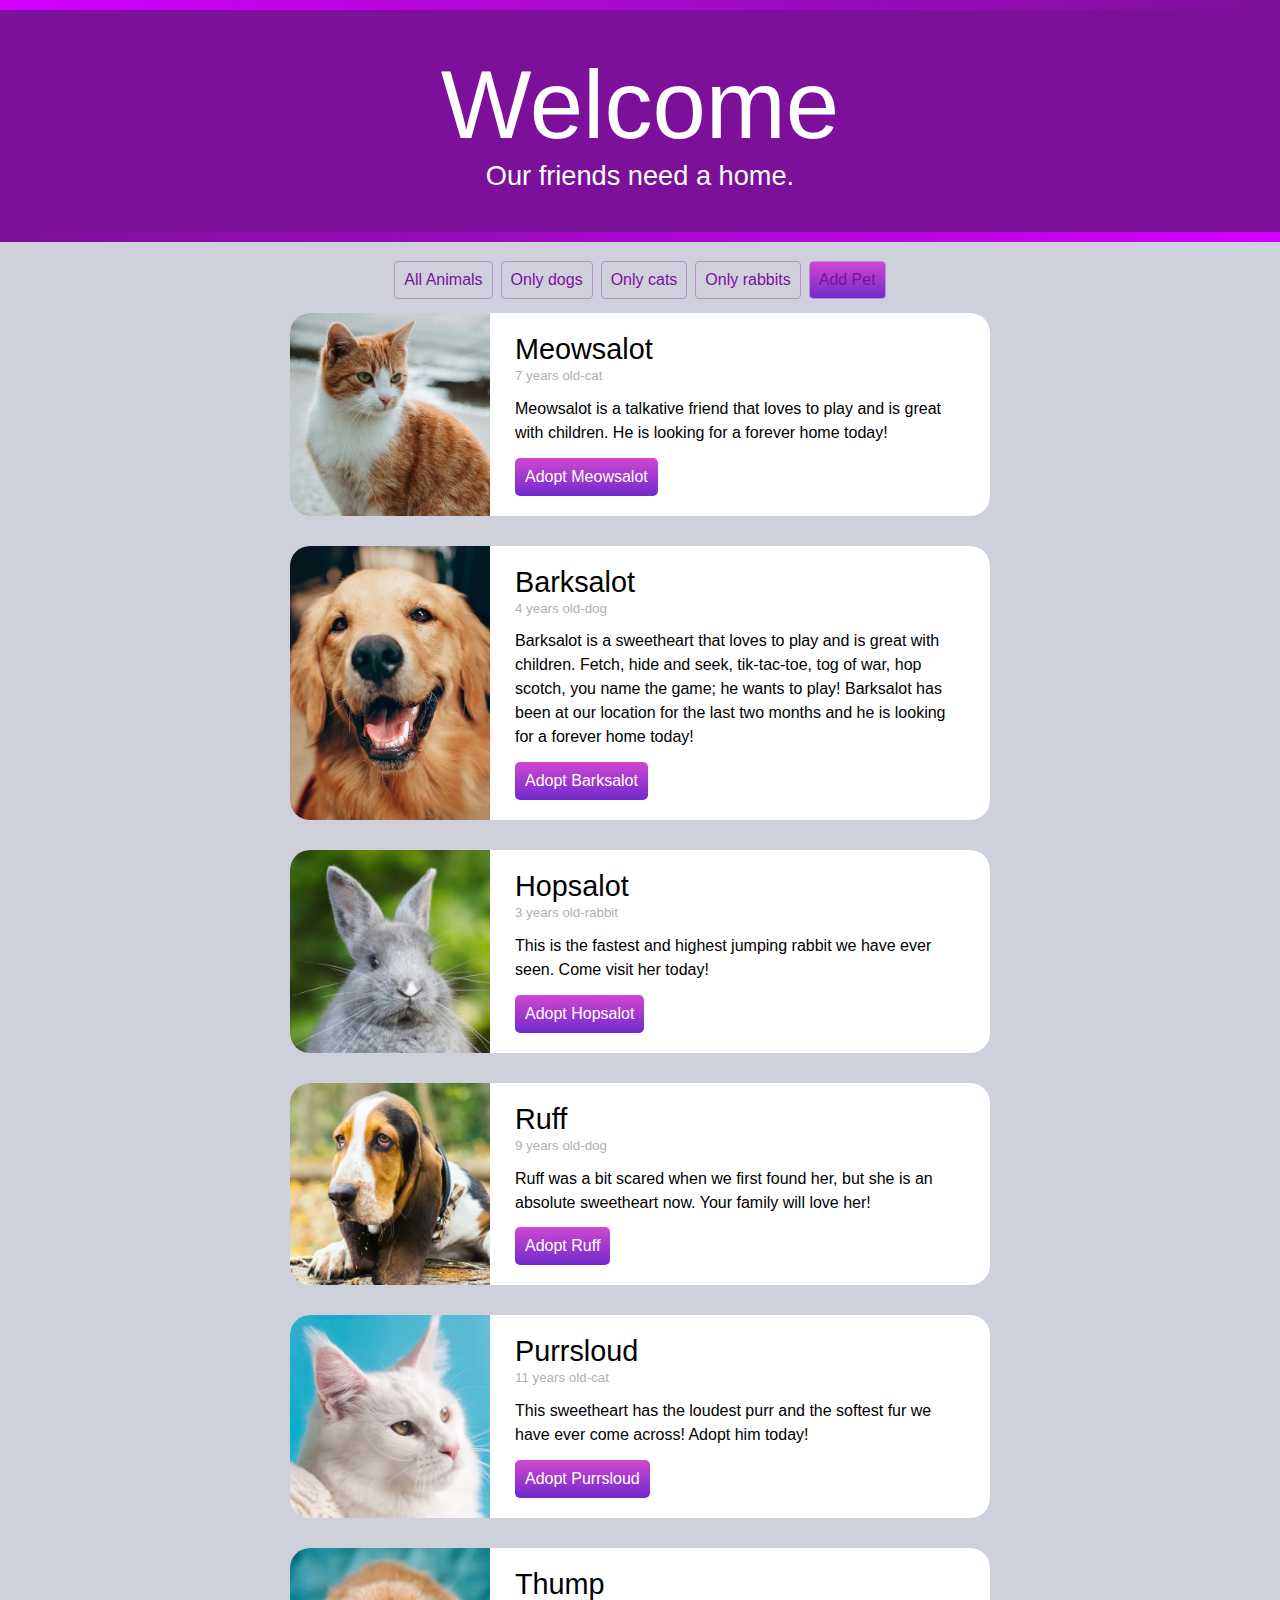
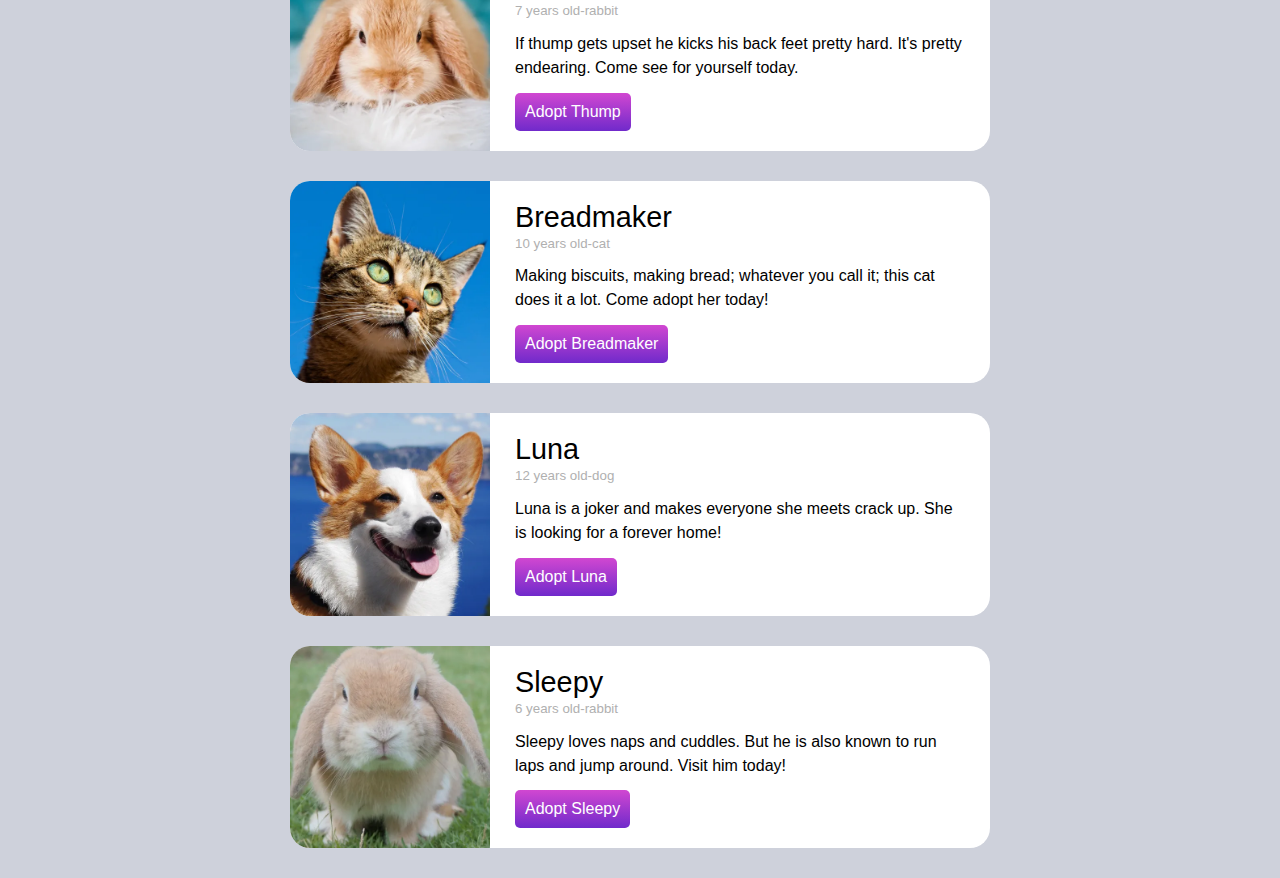
<file: index.html>
<!DOCTYPE html>
<html lang="en">
    <head>
        <meta charset="UTF-8">
        <meta name="viewport" content="width=device-width, initial-scale=1.0">
        <title>Pet Adoption Center</title>
        <link rel="stylesheet" href="styles.css">
        <script type="module" src="main.js"></script>
    </head>
    <body>
        <div class="hero">
            <h1>Welcome</h1>
            <h2>Our friends need a home.</h2>
        </div>
        <div class="filter-nav">
            <a href="#" data-filter="all">All Animals</a>
            <a href="#" data-filter="dog">Only dogs</a>
            <a href="#" data-filter="cat">Only cats</a>
            <a href="#" data-filter="rabbit">Only rabbits</a>
            <a href="#" id="show-add-pet-form" class="primary-btn">Add Pet</a>

        </div>       
        <div class="animals">
        </div>
        <div id="add-pet-form-container" style="display:none;">
            <form id="add-pet-form">
                <input type="text" id="pet-id" name="id" placeholder="Pet ID" required>
                <input type="text" id="pet-name" name="name" placeholder="Name" required>
                <input type="file" id="pet-photo" name="photo" required>
                <select id="pet-species" name="species" required>
                    <option value="">Select Species</option>
                    <option value="cat">Cat</option>
                    <option value="dog">Dog</option>
                    <option value="rabbit">Rabbit</option>
                </select>
                <input type="number" id="pet-birthYear" name="birthYear" placeholder="Birth Year" required>
                <textarea id="pet-description" name="description" placeholder="Description" required></textarea>
                <button type="submit">Add Pet</button>
            </form>
        </div>        
        <template id="animal-card">
            <div class="animal-card">
                <div class="animal-card-text">
                    <h3></h3>
                    <small><span class="age"> Years old </span>-<span class="species">Cat</span></small>
                    <p class="description">Meowsalot is a talkative friend that loves to play and is great with children. He is looking for a forever home today!</p>
                    <a href="#" class="primary-btn">Adopt <span class="name"></span></a> <!-- то есть primary button -->
                </div>
                <div class="animal-card-photo">
                    <img src="photos/meowsalot.webp" alt="A cat named Meowsalot">
                </div>
            </div>
        </template>

    </body>
</html>
</file>
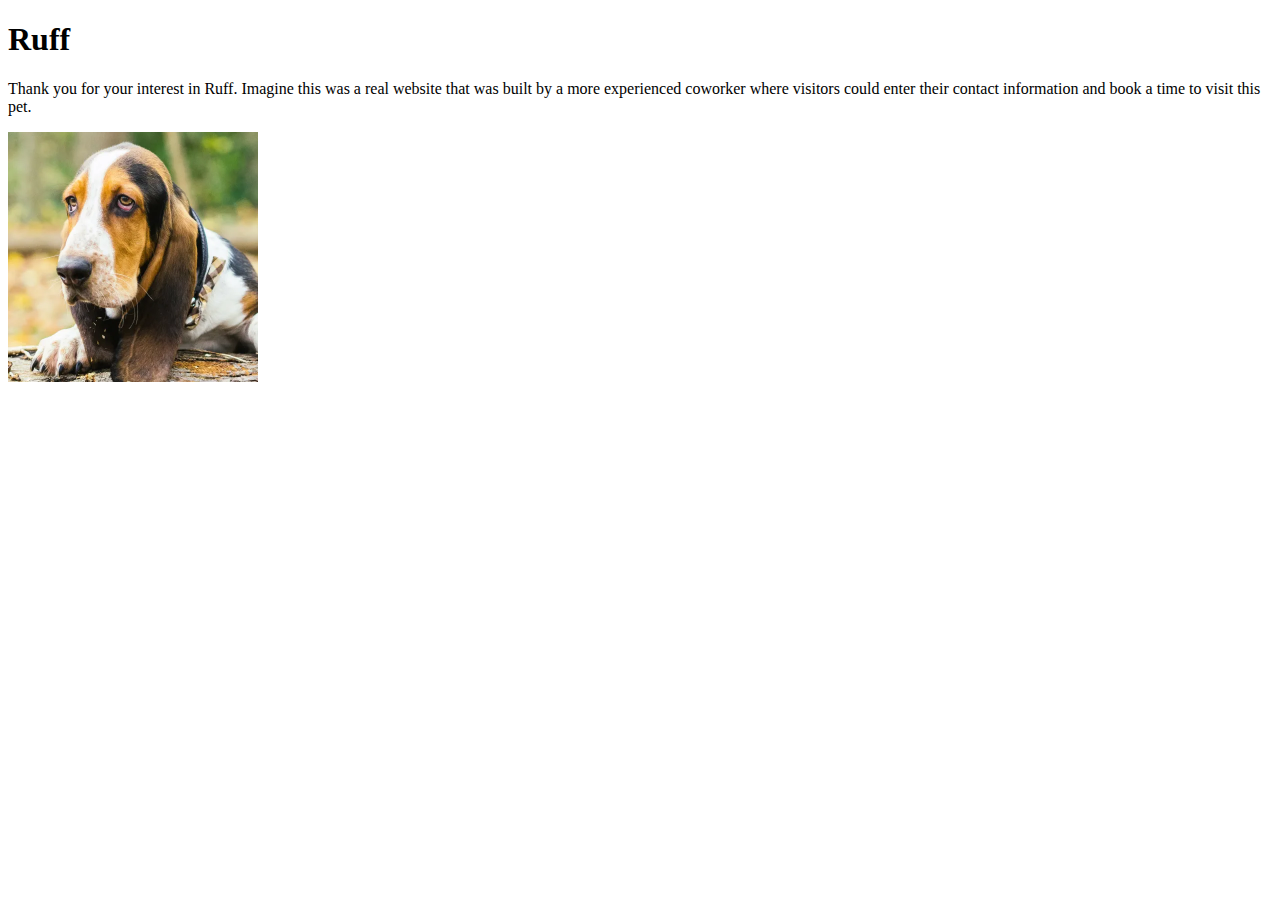
<file: pets/asdfasdfasdf29101/index.html>
<!DOCTYPE html>
<html lang="en">
  <head>
    <meta charset="UTF-8" />
    <meta http-equiv="X-UA-Compatible" content="IE=edge" />
    <meta name="viewport" content="width=device-width, initial-scale=1.0" />
    <title>Animal Detail</title>
  </head>
  <body>
    <h1>Ruff</h1>
    <p>Thank you for your interest in Ruff. Imagine this was a real website that was built by a more experienced coworker where visitors could enter their contact information and book a time to visit this pet.</p>
    <img style="width: 250px; height: auto" src="dog3-copy.webp" alt="Animal photo" />
  </body>
</html>
</file>
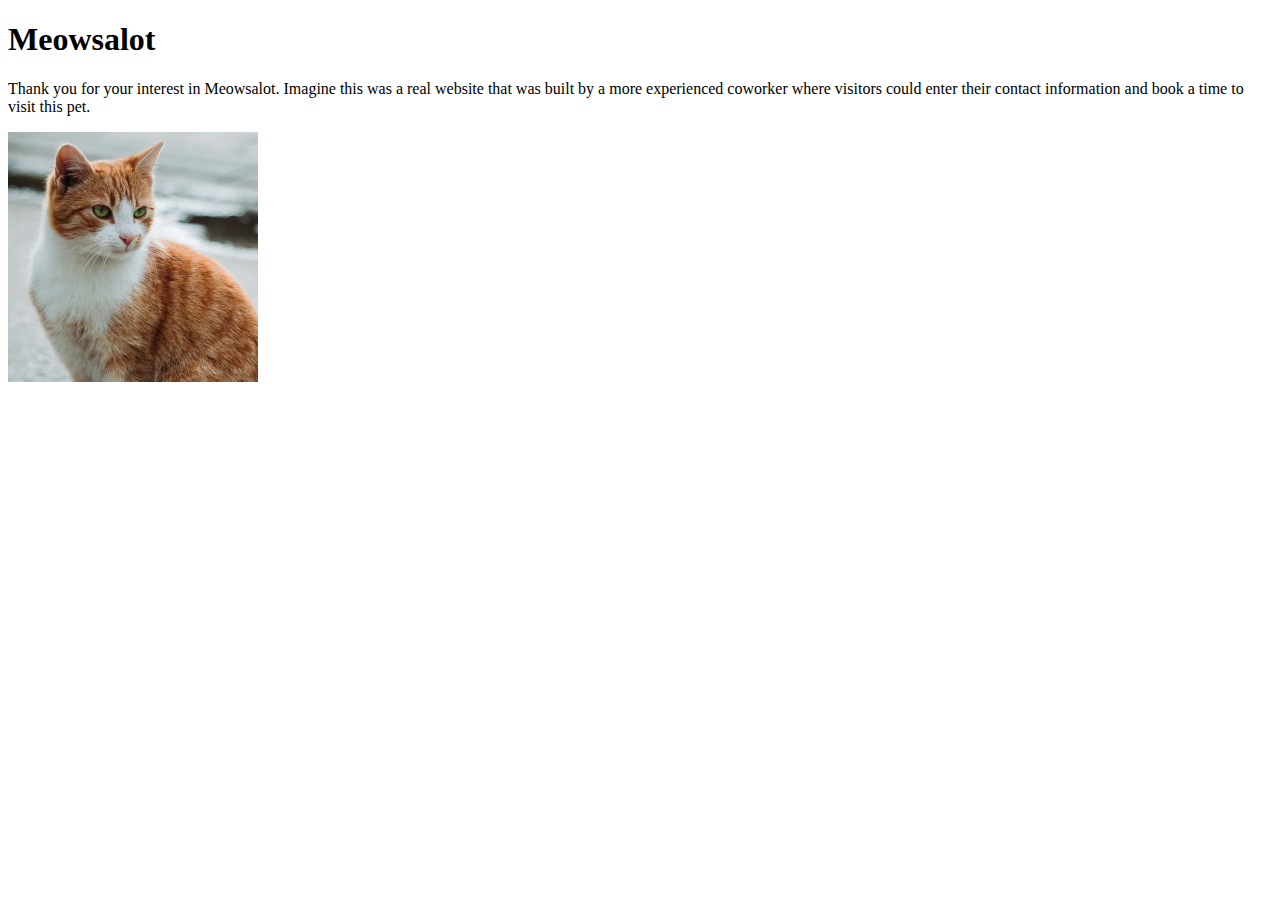
<file: pets/asjdlkf7982134zio/index.html>
<!DOCTYPE html>
<html lang="en">
  <head>
    <meta charset="UTF-8" />
    <meta http-equiv="X-UA-Compatible" content="IE=edge" />
    <meta name="viewport" content="width=device-width, initial-scale=1.0" />
    <title>Animal Detail</title>
  </head>
  <body>
    <h1>Meowsalot</h1>
    <p>Thank you for your interest in Meowsalot. Imagine this was a real website that was built by a more experienced coworker where visitors could enter their contact information and book a time to visit this pet.</p>
    <img style="width: 250px; height: auto" src="meowsalot-copy.webp" alt="Animal photo" />
  </body>
</html>
</file>
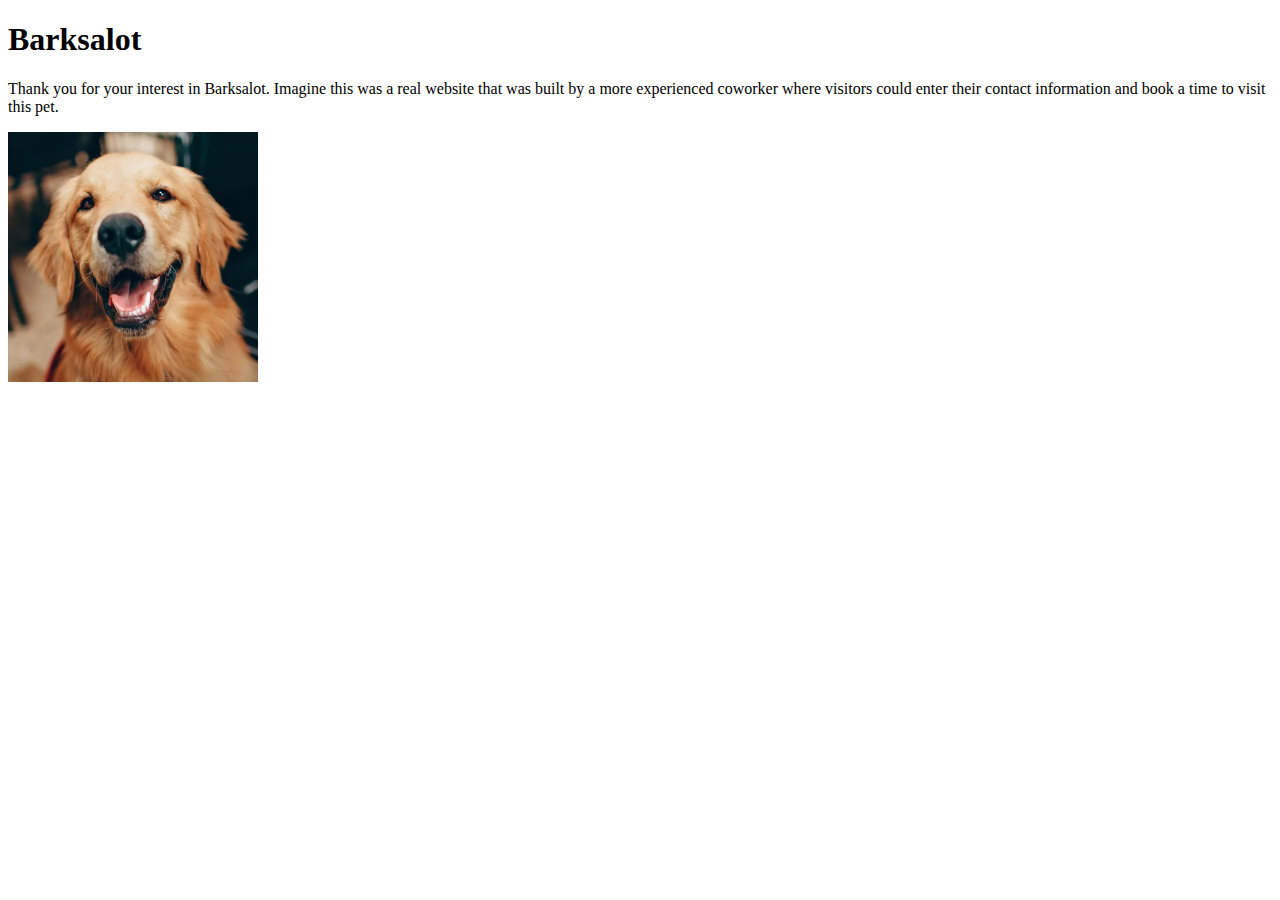
<file: pets/bnvmzxcv11111111a/index.html>
<!DOCTYPE html>
<html lang="en">
  <head>
    <meta charset="UTF-8" />
    <meta http-equiv="X-UA-Compatible" content="IE=edge" />
    <meta name="viewport" content="width=device-width, initial-scale=1.0" />
    <title>Animal Detail</title>
  </head>
  <body>
    <h1>Barksalot</h1>
    <p>Thank you for your interest in Barksalot. Imagine this was a real website that was built by a more experienced coworker where visitors could enter their contact information and book a time to visit this pet.</p>
    <img style="width: 250px; height: auto" src="golden-copy.webp" alt="Animal photo" />
  </body>
</html>
</file>
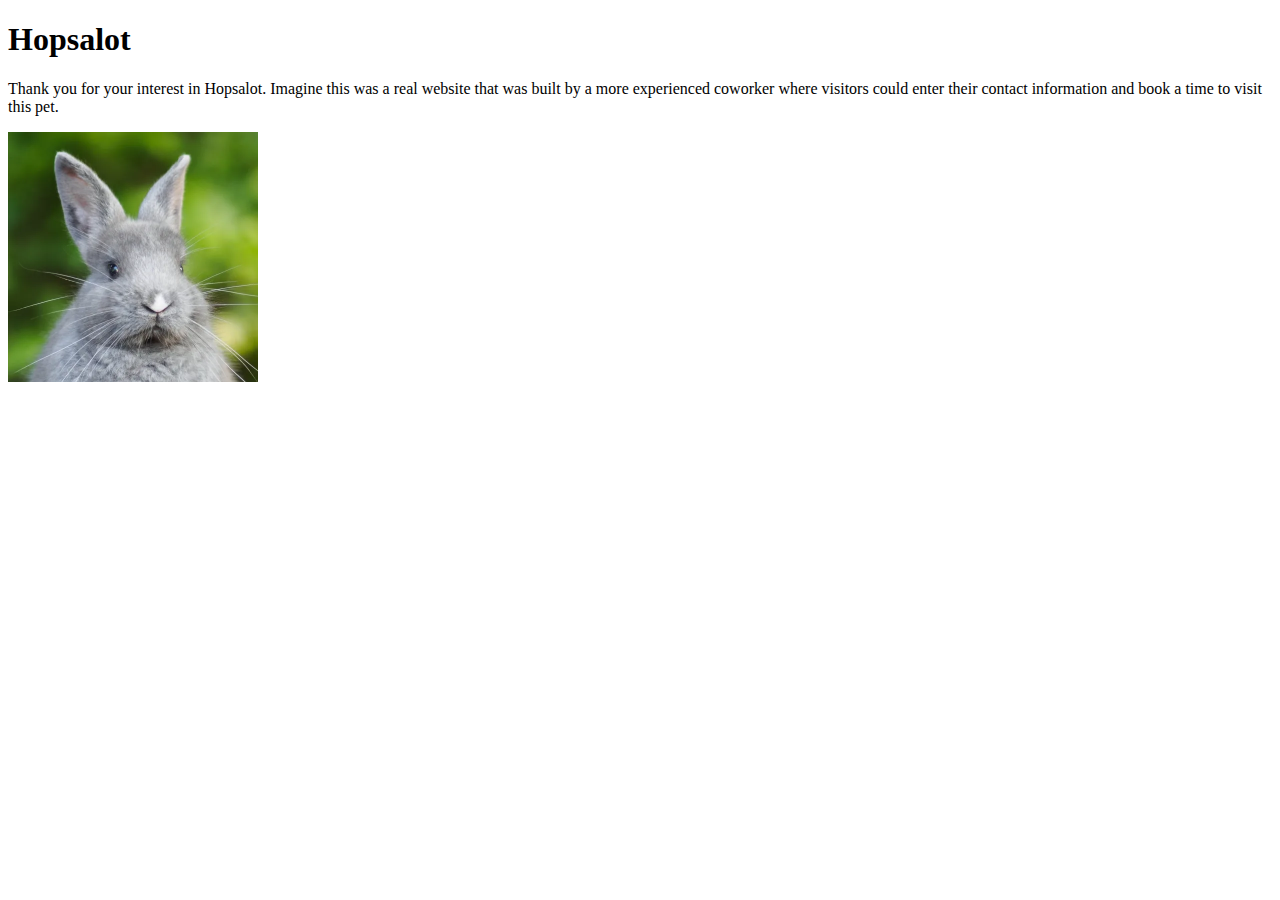
<file: pets/buoibrtz456789012/index.html>
<!DOCTYPE html>
<html lang="en">
  <head>
    <meta charset="UTF-8" />
    <meta http-equiv="X-UA-Compatible" content="IE=edge" />
    <meta name="viewport" content="width=device-width, initial-scale=1.0" />
    <title>Animal Detail</title>
  </head>
  <body>
    <h1>Hopsalot</h1>
    <p>Thank you for your interest in Hopsalot. Imagine this was a real website that was built by a more experienced coworker where visitors could enter their contact information and book a time to visit this pet.</p>
    <img style="width: 250px; height: auto" src="hopsalot-copy.webp" alt="Animal photo" />
  </body>
</html>
</file>
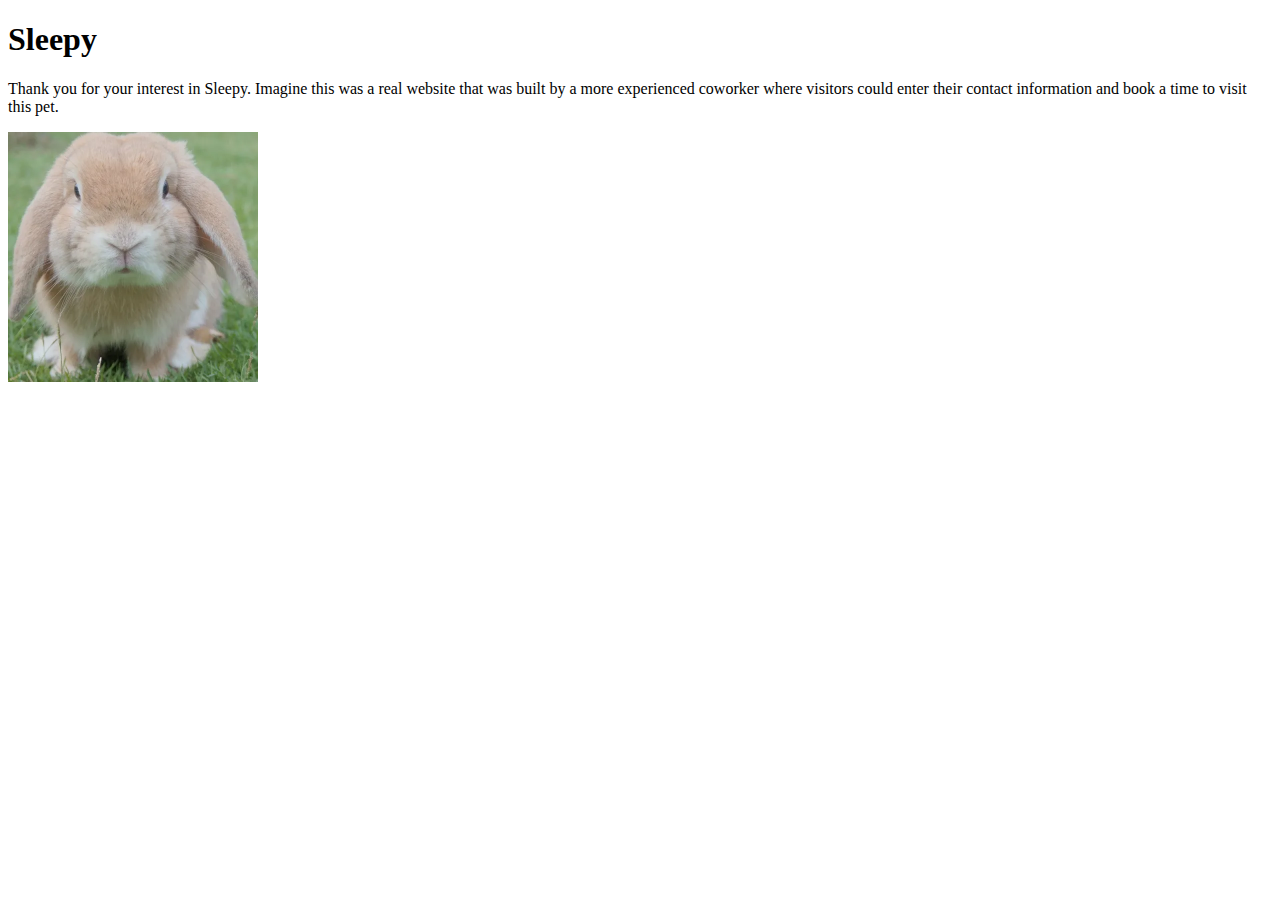
<file: pets/jkllkjlk123456789/index.html>
<!DOCTYPE html>
<html lang="en">
  <head>
    <meta charset="UTF-8" />
    <meta http-equiv="X-UA-Compatible" content="IE=edge" />
    <meta name="viewport" content="width=device-width, initial-scale=1.0" />
    <title>Animal Detail</title>
  </head>
  <body>
    <h1>Sleepy</h1>
    <p>Thank you for your interest in Sleepy. Imagine this was a real website that was built by a more experienced coworker where visitors could enter their contact information and book a time to visit this pet.</p>
    <img style="width: 250px; height: auto" src="bunny3-copy.webp" alt="Animal photo" />
  </body>
</html>
</file>
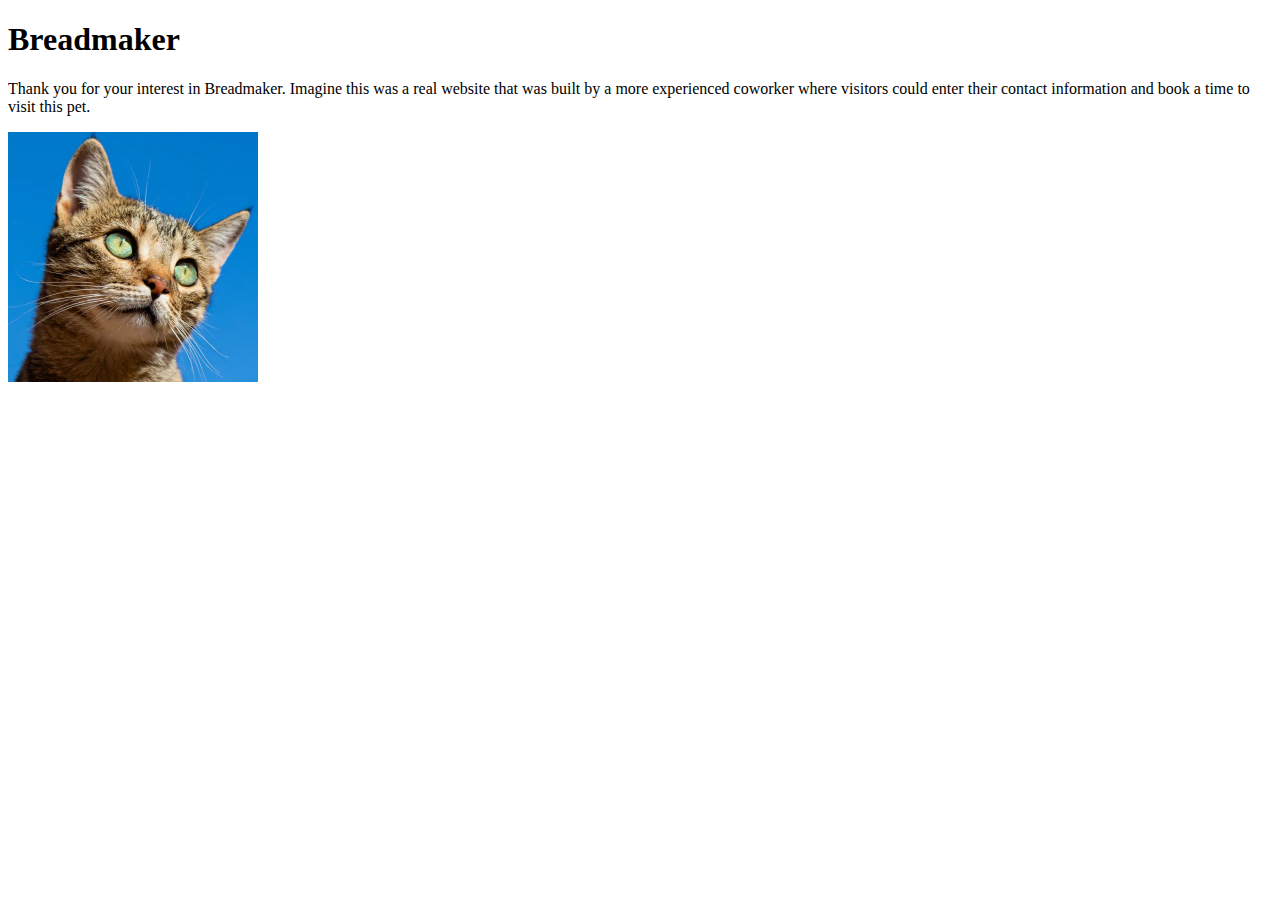
<file: pets/rertyetyeryte8765/index.html>
<!DOCTYPE html>
<html lang="en">
  <head>
    <meta charset="UTF-8" />
    <meta http-equiv="X-UA-Compatible" content="IE=edge" />
    <meta name="viewport" content="width=device-width, initial-scale=1.0" />
    <title>Animal Detail</title>
  </head>
  <body>
    <h1>Breadmaker</h1>
    <p>Thank you for your interest in Breadmaker. Imagine this was a real website that was built by a more experienced coworker where visitors could enter their contact information and book a time to visit this pet.</p>
    <img style="width: 250px; height: auto" src="breadmaker-copy.webp" alt="Animal photo" />
  </body>
</html>
</file>
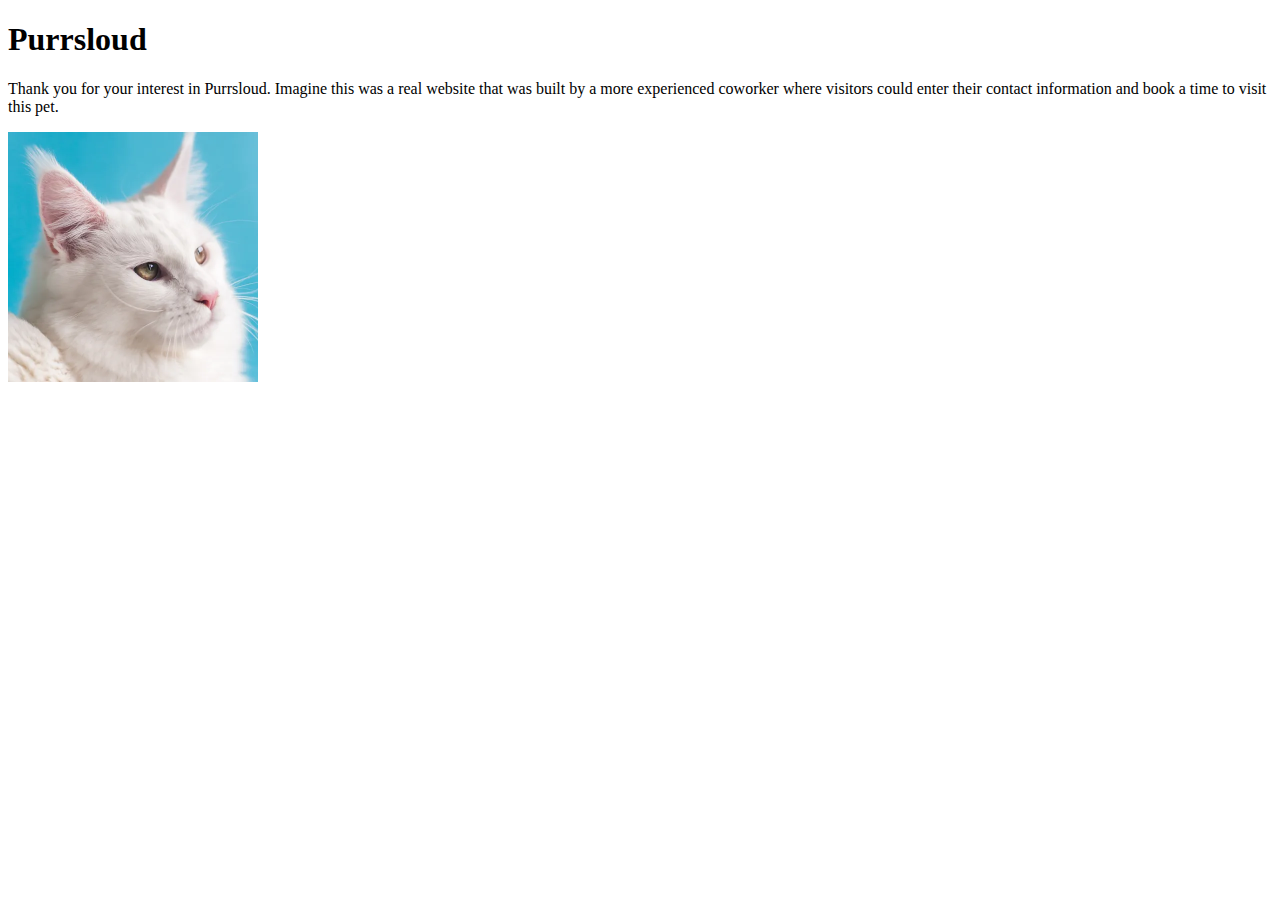
<file: pets/vbcbxvcbxcvb89080/index.html>
<!DOCTYPE html>
<html lang="en">
  <head>
    <meta charset="UTF-8" />
    <meta http-equiv="X-UA-Compatible" content="IE=edge" />
    <meta name="viewport" content="width=device-width, initial-scale=1.0" />
    <title>Animal Detail</title>
  </head>
  <body>
    <h1>Purrsloud</h1>
    <p>Thank you for your interest in Purrsloud. Imagine this was a real website that was built by a more experienced coworker where visitors could enter their contact information and book a time to visit this pet.</p>
    <img style="width: 250px; height: auto" src="purrsloud-copy.webp" alt="Animal photo" />
  </body>
</html>
</file>
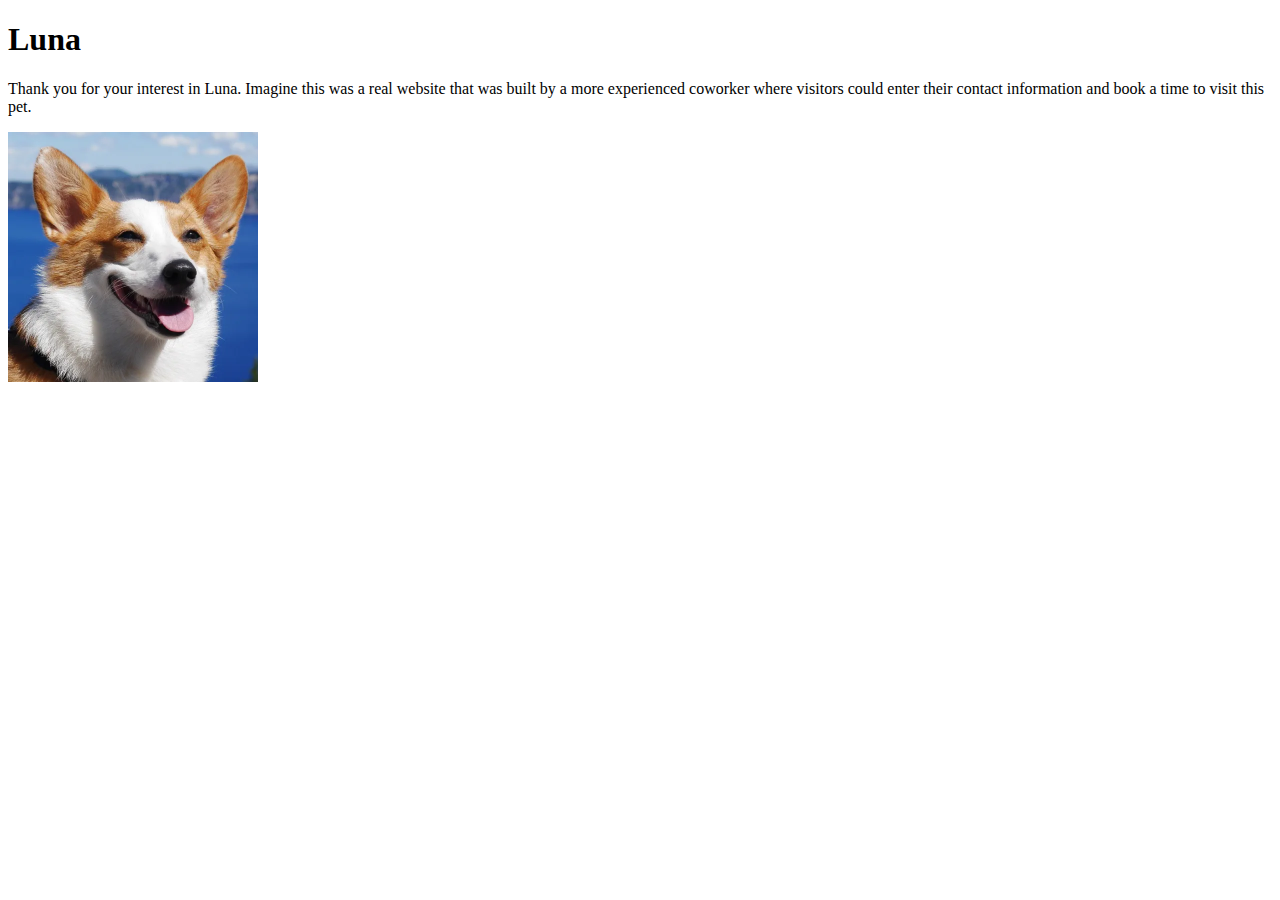
<file: pets/vnbbnvnbv98765432/index.html>
<!DOCTYPE html>
<html lang="en">
  <head>
    <meta charset="UTF-8" />
    <meta http-equiv="X-UA-Compatible" content="IE=edge" />
    <meta name="viewport" content="width=device-width, initial-scale=1.0" />
    <title>Animal Detail</title>
  </head>
  <body>
    <h1>Luna</h1>
    <p>Thank you for your interest in Luna. Imagine this was a real website that was built by a more experienced coworker where visitors could enter their contact information and book a time to visit this pet.</p>
    <img style="width: 250px; height: auto" src="dog2-copy.webp" alt="Animal photo" />
  </body>
</html>
</file>
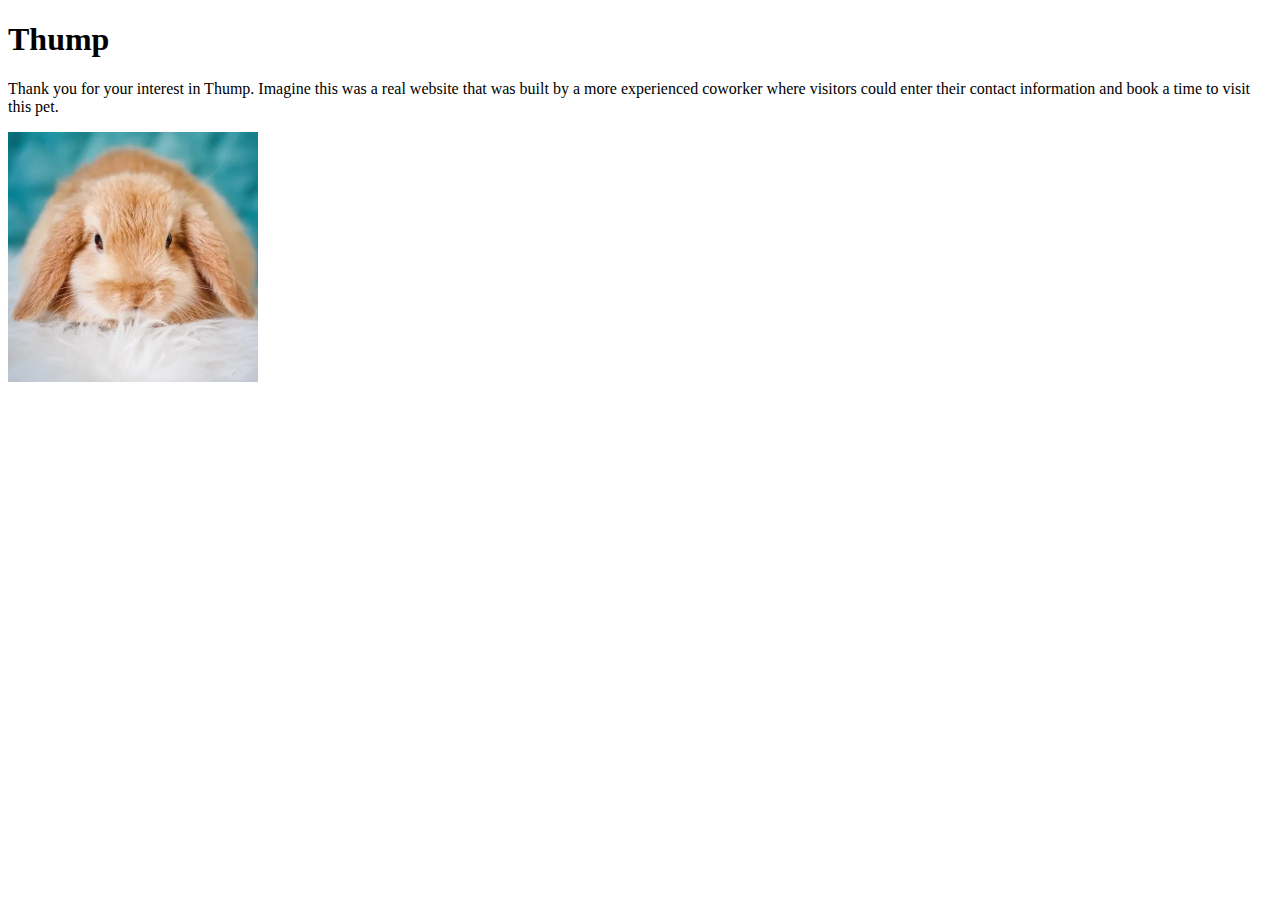
<file: pets/zxczcxzcxzcxzcx61/index.html>
<!DOCTYPE html>
<html lang="en">
  <head>
    <meta charset="UTF-8" />
    <meta http-equiv="X-UA-Compatible" content="IE=edge" />
    <meta name="viewport" content="width=device-width, initial-scale=1.0" />
    <title>Animal Detail</title>
  </head>
  <body>
    <h1>Thump</h1>
    <p>Thank you for your interest in Thump. Imagine this was a real website that was built by a more experienced coworker where visitors could enter their contact information and book a time to visit this pet.</p>
    <img style="width: 250px; height: auto" src="bunny2-copy.webp" alt="Animal photo" />
  </body>
</html>
</file>
<file: styles.css>
html, body {
    padding: 0;
    margin: 0;
    background-color: rgb(206, 209, 219);
}

body {
    font-family: sans-serif;
}

.hero {
    background-color: #7c109a;
    color: #fff;
    padding: 50px 30px;
    text-align: center;
    position: relative;
    margin-bottom: 15px;
}

.hero:before {
    content: "";
    position: absolute;
    bottom: 0;
    left: 0;
    right: 0;
    height: 10px;
    background: linear-gradient(to left, rgb(212, 0, 255), #7c109a);
}

.hero:after {
    content: "";
    position: absolute;
    top: 0;
    left: 0;
    right: 0;
    height: 10px;
    background: linear-gradient(to right, rgb(212, 0, 255), #7c109a);
}

.hero h1 {
    font-weight: normal;
    font-size: 3rem;
    margin: 0;
}

.hero h2 {
    font-weight: normal; 
    font-size: 1.7rem;
    margin: 0;
}
.filter-nav {
    display: flex;
    justify-content: center;
    margin-bottom: 10px;
}

.filter-nav a {
    text-decoration: none;
    padding: 9px;
    color:#7c109a;
    border: 1px solid #bb8dd3;
    border-radius: 4px;
    margin: 4px;
}

.filter-nav a:hover {
    background-color: #dbbce9;
}

.filter-nav .active {
    background-color: #702acb;
    color: #fff;
}

.filter-nav .active:hover {
    background-color: #702acb;
    cursor: default;
}

.animals {
    max-width: 700px;
    margin: 0 auto;
}

.animal-card {
    display: grid;
    margin-bottom: 30px;
    grid-template-columns: 100%;
    background-color: white;
    border-radius: 20px;
    overflow: hidden; ;
}


.animal-card-photo {
    order: 1;
    grid-row: 1;
    overflow: hidden;
}

.animal-card-photo img {
    display: block;
    width: 100%;
    height: 100%;
    object-fit: cover; 
    transition: transform .3s ease-in-out;
}
.animal-card:hover img {
    transform: rotate(20deg) scale(1.4);
}

.animal-card-text {
    padding: 20px 25px;
}

.animal-card-text h3 {
    margin: 0;
    padding: 0;
    font-weight: normal;
    font-size: 1.8rem;
}

.animal-card-text small {
    color: rgb(176, 176, 176);
}

.animal-card-text p {
    margin: .8rem 0;
    padding: 0;
    line-height: 1.5;
}

.primary-btn {
    background: linear-gradient(#d147d1, #702acb);
    padding: 10px;
    color: #fff;
    border-radius: 5px;
    text-decoration: none;
    display: inline-block;
}

.primary-btn:hover {
    background: linear-gradient(#e35ea7, #d82eb9);
}

@media screen and (min-width: 768px) {
    .animal-card{
        grid-template-columns: 200px 1fr;
    }

    .hero h1 {
        font-size: 6rem;
    }
}


#add-pet-form-container {
    padding: 20px;
    background-color: #fff;
    border-radius: 10px;
    box-shadow: 0 0 10px rgba(0,0,0,0.1);
    max-width: 500px;
    margin: 20px auto;
}
#add-pet-form input,
#add-pet-form select,
#add-pet-form textarea {
    display: block;
    width: 100%;
    padding: 10px;
    margin-bottom: 10px;
    border: 1px solid #ddd;
    border-radius: 4px;
}
#add-pet-form button {
    display: block;
    width: 100%;
    padding: 10px;
    background-color: #7c109a;
    color: white;
    border: none;
    border-radius: 4px;
    cursor: pointer;
}
</file>
